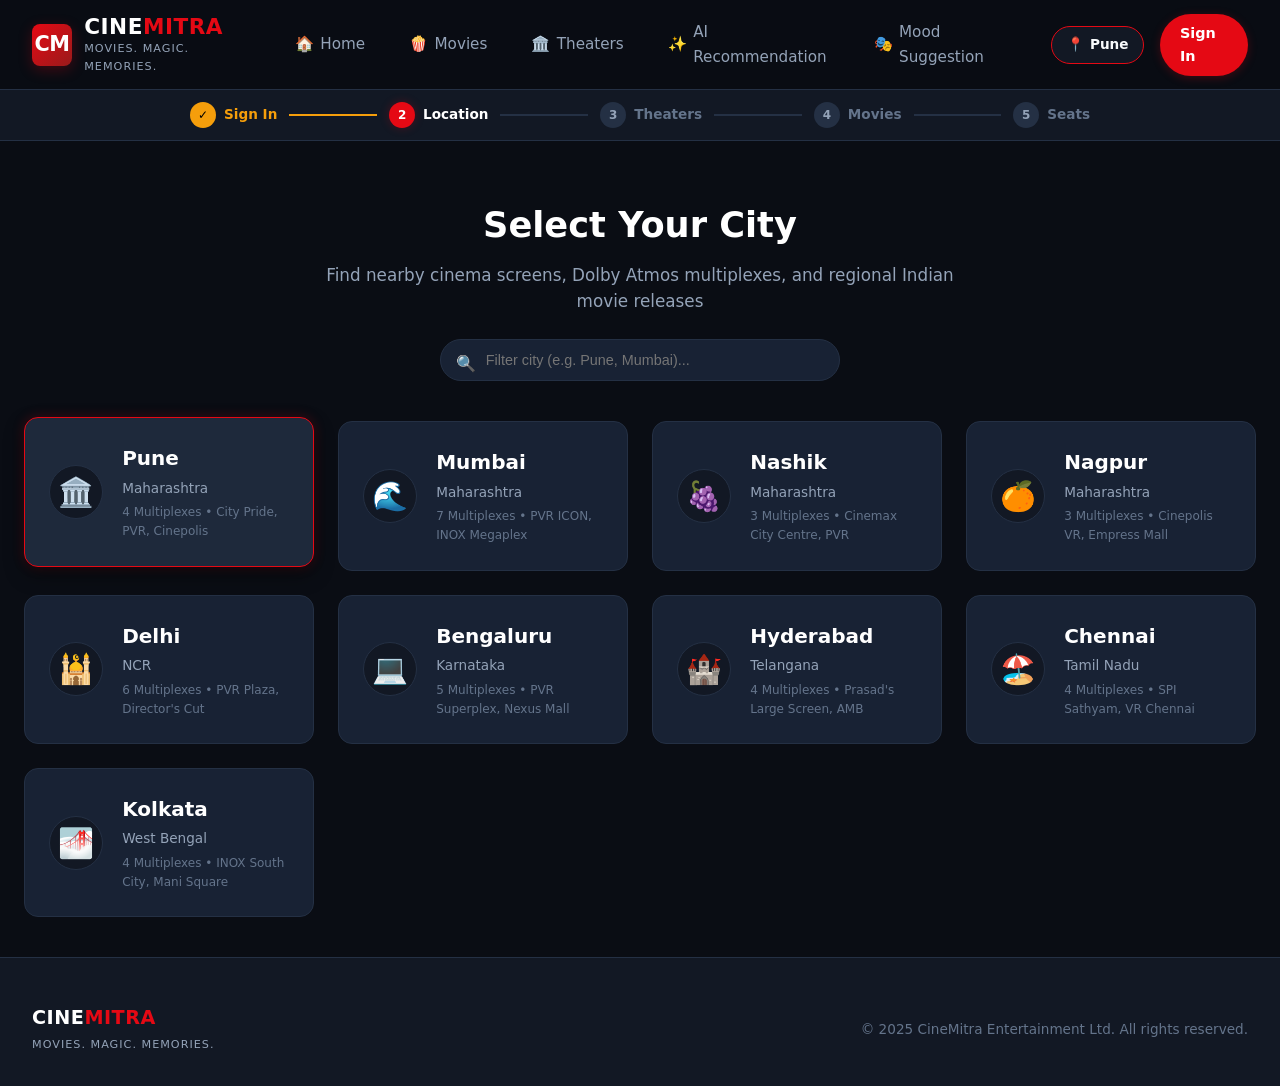
<file: templates/location.html>
<!DOCTYPE html>
<html lang="en">
<head>
  <meta charset="UTF-8">
  <meta name="viewport" content="width=device-width, initial-scale=1.0">
  <title>Select City – CineMitra</title>
  <link rel="stylesheet" href="/static/style.css">
  <link rel="icon" href="data:image/svg+xml,<svg xmlns='http://www.w3.org/2000/svg' viewBox='0 0 100 100'><text y='.9em' font-size='90'>🎬</text></svg>">
</head>
<body>

  <!-- Navigation Bar -->
  <nav class="navbar">
    <a href="index.html" class="brand-container">
      <div class="brand-logo">CM</div>
      <div class="brand-text">
        <span class="brand-title">CINE<span>MITRA</span></span>
        <span class="brand-tagline">Movies. Magic. Memories.</span>
      </div>
    </a>

    <ul class="nav-links">
      <li><a href="index.html" class="nav-link"><span>🏠</span> Home</a></li>
      <li><a href="movies.html" class="nav-link"><span>🍿</span> Movies</a></li>
      <li><a href="theaters.html" class="nav-link"><span>🏛️</span> Theaters</a></li>
      <li><a href="recommend.html" class="nav-link"><span>✨</span> AI Recommendation</a></li>
      <li><a href="mood.html" class="nav-link"><span>🎭</span> Mood Suggestion</a></li>
    </ul>

    <div class="nav-right">
      <span class="city-badge" style="border-color: var(--accent-red);">
        <span>📍</span> <span id="nav-current-city">Pune</span>
      </span>
      <a href="signin.html" id="nav-user-btn" class="btn-signin">
        <span>Sign In</span>
      </a>
    </div>
  </nav>

  <!-- Step Tracker (Step 2: Location) -->
  <div class="booking-steps-bar">
    <div class="steps-container">
      <a href="signin.html" class="step-item completed">
        <div class="step-circle">✓</div>
        <span>Sign In</span>
      </a>
      <div class="step-divider" style="background: var(--accent-gold);"></div>
      <div class="step-item active">
        <div class="step-circle">2</div>
        <span>Location</span>
      </div>
      <div class="step-divider"></div>
      <div class="step-item">
        <div class="step-circle">3</div>
        <span>Theaters</span>
      </div>
      <div class="step-divider"></div>
      <div class="step-item">
        <div class="step-circle">4</div>
        <span>Movies</span>
      </div>
      <div class="step-divider"></div>
      <div class="step-item">
        <div class="step-circle">5</div>
        <span>Seats</span>
      </div>
    </div>
  </div>

  <main class="main-content">
    
    <div style="text-align: center; max-width: 650px; margin: 1rem auto 2.5rem auto;">
      <h1 style="font-size: 2.2rem; color: #ffffff; margin-bottom: 0.5rem;">Select Your City</h1>
      <p style="color: var(--text-muted); font-size: 1.05rem;">
        Find nearby cinema screens, Dolby Atmos multiplexes, and regional Indian movie releases
      </p>

      <!-- City search input -->
      <div style="margin-top: 1.5rem; position: relative; max-width: 400px; margin-left: auto; margin-right: auto;">
        <span class="search-icon-nav" style="left: 1rem; top: 0.75rem;">🔍</span>
        <input 
          type="text" 
          id="city-search" 
          class="search-input-main" 
          style="width: 100%; padding: 0.75rem 1rem 0.75rem 2.8rem; border-radius: 9999px;" 
          placeholder="Filter city (e.g. Pune, Mumbai)..."
          oninput="filterCities()"
        >
      </div>
    </div>

    <!-- Cities Grid -->
    <div class="cities-grid" id="cities-container">
      <!-- Generated via JS for exact list: Pune, Mumbai, Nashik, Nagpur, Delhi, Bengaluru, Hyderabad, Chennai, Kolkata -->
    </div>

  </main>

  <footer class="footer">
    <div class="footer-inner">
      <div>
        <div class="brand-title" style="font-size: 1.2rem; margin-bottom: 0.4rem;">
          CINE<span style="color: var(--accent-red);">MITRA</span>
        </div>
        <p class="brand-tagline">Movies. Magic. Memories.</p>
      </div>
      <div class="footer-copy">
        &copy; 2025 CineMitra Entertainment Ltd. All rights reserved.
      </div>
    </div>
  </footer>

  <script src="/static/script.js"></script>
  <script>
    const CITIES = [
      { name: "Pune", icon: "🏛️", state: "Maharashtra", theaters: "4 Multiplexes • City Pride, PVR, Cinepolis" },
      { name: "Mumbai", icon: "🌊", state: "Maharashtra", theaters: "7 Multiplexes • PVR ICON, INOX Megaplex" },
      { name: "Nashik", icon: "🍇", state: "Maharashtra", theaters: "3 Multiplexes • Cinemax City Centre, PVR" },
      { name: "Nagpur", icon: "🍊", state: "Maharashtra", theaters: "3 Multiplexes • Cinepolis VR, Empress Mall" },
      { name: "Delhi", icon: "🕌", state: "NCR", theaters: "6 Multiplexes • PVR Plaza, Director's Cut" },
      { name: "Bengaluru", icon: "💻", state: "Karnataka", theaters: "5 Multiplexes • PVR Superplex, Nexus Mall" },
      { name: "Hyderabad", icon: "🏰", state: "Telangana", theaters: "4 Multiplexes • Prasad's Large Screen, AMB" },
      { name: "Chennai", icon: "🏖️", state: "Tamil Nadu", theaters: "4 Multiplexes • SPI Sathyam, VR Chennai" },
      { name: "Kolkata", icon: "🌁", state: "West Bengal", theaters: "4 Multiplexes • INOX South City, Mani Square" }
    ];

    function renderCities(cityList) {
      const container = document.getElementById('cities-container');
      const currentCity = CineMitra.getCity();

      if (cityList.length === 0) {
        container.innerHTML = `
          <div style="grid-column: 1/-1; text-align: center; padding: 3rem; color: var(--text-muted);">
            <p>No city found matching your search.</p>
          </div>
        `;
        return;
      }

      container.innerHTML = cityList.map(c => `
        <div class="city-card ${c.name === currentCity ? 'selected' : ''}" onclick="selectCity('${c.name}')">
          <div class="city-icon">${c.icon}</div>
          <div class="city-info">
            <h3>${c.name}</h3>
            <p>${c.state}</p>
            <div style="font-size: 0.75rem; color: var(--text-dim); margin-top: 4px;">${c.theaters}</div>
          </div>
        </div>
      `).join('');
    }

    function filterCities() {
      const query = document.getElementById('city-search').value.toLowerCase().trim();
      const filtered = CITIES.filter(c => c.name.toLowerCase().includes(query) || c.state.toLowerCase().includes(query));
      renderCities(filtered);
    }

    function selectCity(cityName) {
      CineMitra.setCity(cityName);
      CineMitra.toast(`Selected city: ${cityName}`);
      
      // Redirect to theaters.html as requested
      setTimeout(() => {
        window.location.href = "theaters.html";
      }, 400);
    }

    document.addEventListener('DOMContentLoaded', () => {
      renderCities(CITIES);
    });
  </script>
</body>
</html>
</file>
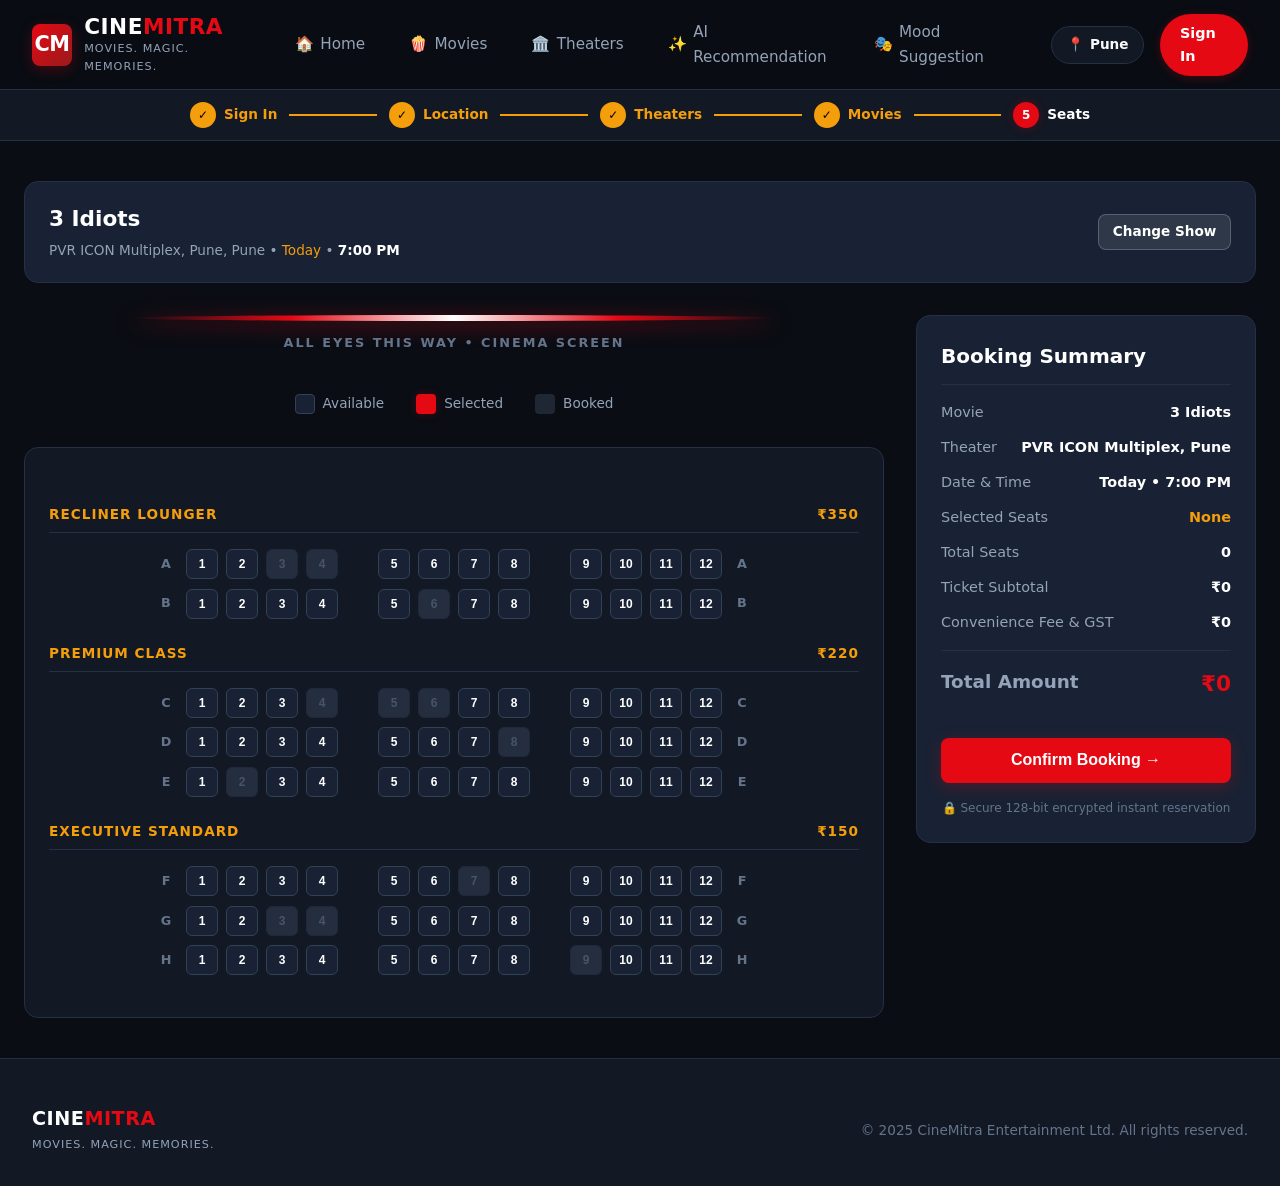
<file: templates/seats.html>
<!DOCTYPE html>
<html lang="en">
<head>
  <meta charset="UTF-8">
  <meta name="viewport" content="width=device-width, initial-scale=1.0">
  <title>Available Seats – CineMitra</title>
  <link rel="stylesheet" href="/static/style.css">
  <link rel="icon" href="data:image/svg+xml,<svg xmlns='http://www.w3.org/2000/svg' viewBox='0 0 100 100'><text y='.9em' font-size='90'>🎬</text></svg>">
</head>
<body>

  <!-- Navigation Bar -->
  <nav class="navbar">
    <a href="index.html" class="brand-container">
      <div class="brand-logo">CM</div>
      <div class="brand-text">
        <span class="brand-title">CINE<span>MITRA</span></span>
        <span class="brand-tagline">Movies. Magic. Memories.</span>
      </div>
    </a>

    <ul class="nav-links">
      <li><a href="index.html" class="nav-link"><span>🏠</span> Home</a></li>
      <li><a href="movies.html" class="nav-link"><span>🍿</span> Movies</a></li>
      <li><a href="theaters.html" class="nav-link"><span>🏛️</span> Theaters</a></li>
      <li><a href="recommend.html" class="nav-link"><span>✨</span> AI Recommendation</a></li>
      <li><a href="mood.html" class="nav-link"><span>🎭</span> Mood Suggestion</a></li>
    </ul>

    <div class="nav-right">
      <a href="location.html" class="city-badge" title="Change city">
        <span>📍</span> <span id="nav-current-city">Pune</span>
      </a>
      <a href="signin.html" id="nav-user-btn" class="btn-signin">
        <span>Sign In</span>
      </a>
    </div>
  </nav>

  <!-- Step Tracker (Step 5: Seats) -->
  <div class="booking-steps-bar">
    <div class="steps-container">
      <a href="signin.html" class="step-item completed">
        <div class="step-circle">✓</div>
        <span>Sign In</span>
      </a>
      <div class="step-divider" style="background: var(--accent-gold);"></div>
      <a href="location.html" class="step-item completed">
        <div class="step-circle">✓</div>
        <span>Location</span>
      </a>
      <div class="step-divider" style="background: var(--accent-gold);"></div>
      <a href="theaters.html" class="step-item completed">
        <div class="step-circle">✓</div>
        <span>Theaters</span>
      </a>
      <div class="step-divider" style="background: var(--accent-gold);"></div>
      <a href="movies.html" class="step-item completed">
        <div class="step-circle">✓</div>
        <span>Movies</span>
      </a>
      <div class="step-divider" style="background: var(--accent-gold);"></div>
      <div class="step-item active">
        <div class="step-circle">5</div>
        <span>Seats</span>
      </div>
    </div>
  </div>

  <main class="main-content">
    
    <!-- Active Booking Context Banner -->
    <div style="background: var(--bg-card); border: 1px solid var(--border-subtle); border-radius: var(--radius-md); padding: 1.25rem 1.5rem; margin-bottom: 2rem; display: flex; align-items: center; justify-content: space-between; flex-wrap: wrap; gap: 1rem;">
      <div>
        <h2 id="seat-movie-title" style="font-size: 1.35rem; color: #ffffff;">Movie Title</h2>
        <div style="font-size: 0.85rem; color: var(--text-muted); margin-top: 0.2rem;">
          <span id="seat-theater-info">PVR ICON, Pune</span> • 
          <span id="seat-date-info" style="color: var(--accent-gold);">Today</span> • 
          <span id="seat-time-info" style="color: #ffffff; font-weight: 700;">7:00 PM</span>
        </div>
      </div>
      <a href="shows.html" class="btn-secondary" style="font-size: 0.85rem; padding: 0.4rem 0.85rem;">
        Change Show
      </a>
    </div>

    <div class="seat-booking-container">
      
      <!-- Cinema Screen & Interactive Layout -->
      <div>
        
        <!-- Screen indicator -->
        <div class="screen-indicator-box">
          <div class="screen-curved-bar"></div>
          <div class="screen-label">All Eyes This Way • Cinema Screen</div>
        </div>

        <!-- Legend -->
        <div class="seat-legend">
          <div class="legend-item">
            <div class="seat-sample available"></div>
            <span>Available</span>
          </div>
          <div class="legend-item">
            <div class="seat-sample selected"></div>
            <span>Selected</span>
          </div>
          <div class="legend-item">
            <div class="seat-sample booked"></div>
            <span>Booked</span>
          </div>
        </div>

        <!-- Interactive Layout -->
        <div class="cinema-hall-layout" id="seat-grid-container">
          <!-- Populated by JavaScript with Recliner, Premium, Standard tiers -->
        </div>

      </div>

      <!-- Booking Summary Sidebar -->
      <aside class="booking-summary-sidebar">
        <h3 class="summary-title">Booking Summary</h3>

        <div class="summary-row">
          <span class="summary-label">Movie</span>
          <span class="summary-value" id="summary-movie-name">Loading...</span>
        </div>

        <div class="summary-row">
          <span class="summary-label">Theater</span>
          <span class="summary-value" id="summary-theater-name">Loading...</span>
        </div>

        <div class="summary-row">
          <span class="summary-label">Date & Time</span>
          <span class="summary-value" id="summary-datetime">Loading...</span>
        </div>

        <div class="summary-row">
          <span class="summary-label">Selected Seats</span>
          <span class="summary-value" id="summary-seat-list" style="color: var(--accent-gold); max-width: 160px; text-align: right;">None</span>
        </div>

        <div class="summary-row">
          <span class="summary-label">Total Seats</span>
          <span class="summary-value" id="summary-seat-count">0</span>
        </div>

        <div class="summary-row">
          <span class="summary-label">Ticket Subtotal</span>
          <span class="summary-value" id="summary-subtotal">₹0</span>
        </div>

        <div class="summary-row">
          <span class="summary-label">Convenience Fee & GST</span>
          <span class="summary-value" id="summary-fee">₹0</span>
        </div>

        <div class="summary-row summary-total">
          <span class="summary-label">Total Amount</span>
          <span class="summary-value" id="summary-total-price">₹0</span>
        </div>

        <button 
          id="btn-confirm-booking" 
          class="btn-primary" 
          style="width: 100%; justify-content: center; margin-top: 1.5rem; padding: 0.85rem;"
          onclick="handleConfirmBooking()"
          disabled
        >
          <span>Confirm Booking →</span>
        </button>

        <p style="font-size: 0.75rem; color: var(--text-dim); text-align: center; margin-top: 1rem;">
          🔒 Secure 128-bit encrypted instant reservation
        </p>
      </aside>

    </div>

  </main>

  <!-- Booking Confirmation Modal Dialog -->
  <div class="modal-overlay" id="booking-modal">
    <div class="modal-box">
      <button class="modal-close" onclick="closeBookingModal()">✕</button>

      <div style="text-align: center; margin-bottom: 1.5rem;">
        <div style="font-size: 3rem; margin-bottom: 0.5rem;">🎉</div>
        <h2 style="font-size: 1.6rem; color: #ffffff; margin-bottom: 0.2rem;">Booking Confirmed!</h2>
        <p style="color: #4ade80; font-weight: 600; font-size: 0.95rem;" id="modal-booking-id">Booking ID: CM-2025-XXXX</p>
      </div>

      <div style="background: var(--bg-secondary); border: 1px solid var(--border-subtle); border-radius: var(--radius-md); padding: 1.25rem; margin-bottom: 1.5rem;">
        <div class="summary-row">
          <span class="summary-label">Movie:</span>
          <span class="summary-value" id="modal-movie"></span>
        </div>
        <div class="summary-row">
          <span class="summary-label">Cinema:</span>
          <span class="summary-value" id="modal-theater"></span>
        </div>
        <div class="summary-row">
          <span class="summary-label">Showtime:</span>
          <span class="summary-value" id="modal-time"></span>
        </div>
        <div class="summary-row">
          <span class="summary-label">Reserved Seats:</span>
          <span class="summary-value" style="color: var(--accent-gold); font-weight: 800;" id="modal-seats"></span>
        </div>
        <div class="summary-row" style="border-top: 1px solid var(--border-subtle); padding-top: 0.5rem; margin-top: 0.5rem;">
          <span class="summary-label">Amount Paid:</span>
          <span class="summary-value" style="color: var(--accent-red); font-size: 1.15rem;" id="modal-amount"></span>
        </div>
      </div>

      <div style="display: flex; gap: 0.75rem;">
        <button class="btn-primary" style="flex: 1; justify-content: center;" onclick="printTicket()">
          <span>🖨️ Print Ticket</span>
        </button>
        <a href="index.html" class="btn-secondary" style="flex: 1; justify-content: center; text-decoration: none;">
          <span>Back to Home</span>
        </a>
      </div>
    </div>
  </div>

  <footer class="footer">
    <div class="footer-inner">
      <div>
        <div class="brand-title" style="font-size: 1.2rem; margin-bottom: 0.4rem;">
          CINE<span style="color: var(--accent-red);">MITRA</span>
        </div>
        <p class="brand-tagline">Movies. Magic. Memories.</p>
      </div>
      <div class="footer-copy">
        &copy; 2025 CineMitra Entertainment Ltd. All rights reserved.
      </div>
    </div>
  </footer>

  <script src="/static/script.js"></script>
  <script>
    // Seat Configuration
    const TIERS = [
      { name: "Recliner Lounger", price: 350, rows: ["A", "B"] },
      { name: "Premium Class", price: 220, rows: ["C", "D", "E"] },
      { name: "Executive Standard", price: 150, rows: ["F", "G", "H"] }
    ];

    // Some pre-booked seats to make cinema realistic
    const PRE_BOOKED_SEATS = new Set(["A3", "A4", "B6", "C4", "C5", "C6", "D8", "E2", "F7", "G3", "G4", "H9"]);

    let selectedSeatsMap = new Map(); // seatId -> price
    let currentShow = null;

    function initSeatsPage() {
      currentShow = CineMitra.getShow();
      const currentMovie = CineMitra.getMovie();
      const currentTheater = CineMitra.getTheater();

      const movieTitle = (currentShow && currentShow.movie && currentShow.movie['Movie Name']) || (currentMovie && currentMovie['Movie Name']) || "3 Idiots";
      const theaterName = (currentShow && currentShow.theater && currentShow.theater.name) || (currentTheater && currentTheater.name) || "PVR ICON";
      const theaterCity = (currentShow && currentShow.theater && currentShow.theater.city) || CineMitra.getCity();
      const showDate = (currentShow && currentShow.date) || "Today";
      const showTime = (currentShow && currentShow.time) || "7:00 PM";

      document.getElementById('seat-movie-title').textContent = movieTitle;
      document.getElementById('seat-theater-info').textContent = `${theaterName}, ${theaterCity}`;
      document.getElementById('seat-date-info').textContent = showDate;
      document.getElementById('seat-time-info').textContent = showTime;

      document.getElementById('summary-movie-name').textContent = movieTitle;
      document.getElementById('summary-theater-name').textContent = theaterName;
      document.getElementById('summary-datetime').textContent = `${showDate} • ${showTime}`;

      renderSeatGrid();
    }

    function renderSeatGrid() {
      const container = document.getElementById('seat-grid-container');
      let html = '';

      TIERS.forEach(tier => {
        html += `
          <div class="seat-tier-header">
            <span>${tier.name}</span>
            <span>₹${tier.price}</span>
          </div>
        `;

        tier.rows.forEach(rowLetter => {
          html += `<div class="seat-row"><div class="row-label">${rowLetter}</div>`;

          // 12 seats per row with aisle gap between 4 and 5, and 8 and 9
          for (let num = 1; num <= 12; num++) {
            const seatId = `${rowLetter}${num}`;
            const isBooked = PRE_BOOKED_SEATS.has(seatId);
            const isSelected = selectedSeatsMap.has(seatId);

            if (num === 5 || num === 9) {
              html += `<div class="seat-aisle-gap"></div>`;
            }

            if (isBooked) {
              html += `<button class="seat-btn booked" disabled title="Seat ${seatId} is already booked">${num}</button>`;
            } else {
              html += `
                <button 
                  id="seat-${seatId}" 
                  class="seat-btn ${isSelected ? 'selected' : ''}" 
                  onclick="toggleSeatSelection('${seatId}', ${tier.price})"
                  title="${rowLetter}${num} (₹${tier.price})"
                >
                  ${num}
                </button>
              `;
            }
          }

          html += `<div class="row-label">${rowLetter}</div></div>`;
        });
      });

      container.innerHTML = html;
    }

    function toggleSeatSelection(seatId, price) {
      const btn = document.getElementById(`seat-${seatId}`);
      if (!btn) return;

      if (selectedSeatsMap.has(seatId)) {
        selectedSeatsMap.delete(seatId);
        btn.classList.remove('selected');
      } else {
        // Max 10 seats per booking
        if (selectedSeatsMap.size >= 10) {
          CineMitra.toast("Maximum 10 seats allowed per booking transaction.");
          return;
        }
        selectedSeatsMap.set(seatId, price);
        btn.classList.add('selected');
      }

      updateSummary();
    }

    function updateSummary() {
      const seatList = Array.from(selectedSeatsMap.keys()).sort();
      const count = seatList.length;

      let subtotal = 0;
      selectedSeatsMap.forEach(price => { subtotal += price; });

      // Convenience fee ₹30 per seat + 18% GST on fee
      const fee = count > 0 ? Math.round(count * 35.4) : 0;
      const total = subtotal + fee;

      document.getElementById('summary-seat-list').textContent = count > 0 ? seatList.join(', ') : 'None';
      document.getElementById('summary-seat-count').textContent = count;
      document.getElementById('summary-subtotal').textContent = `₹${subtotal}`;
      document.getElementById('summary-fee').textContent = `₹${fee}`;
      document.getElementById('summary-total-price').textContent = `₹${total}`;

      const confirmBtn = document.getElementById('btn-confirm-booking');
      confirmBtn.disabled = count === 0;
      if (count > 0) {
        confirmBtn.style.opacity = '1';
        confirmBtn.style.cursor = 'pointer';
      } else {
        confirmBtn.style.opacity = '0.5';
        confirmBtn.style.cursor = 'not-allowed';
      }
    }

    async function handleConfirmBooking() {
      const seatList = Array.from(selectedSeatsMap.keys()).sort();
      if (seatList.length === 0) {
        CineMitra.toast("Please select at least one seat to book.");
        return;
      }

      const movieTitle = document.getElementById('summary-movie-name').textContent;
      const theaterName = document.getElementById('summary-theater-name').textContent;
      const showDateTime = document.getElementById('summary-datetime').textContent;
      const totalPrice = document.getElementById('summary-total-price').textContent;
      const user = CineMitra.getUser();

      const payload = {
        movie: movieTitle,
        theater: theaterName,
        city: CineMitra.getCity(),
        date: showDateTime.split('•')[0].trim(),
        time: showDateTime.split('•')[1] ? showDateTime.split('•')[1].trim() : '7:00 PM',
        seats: seatList,
        totalPrice: totalPrice,
        userEmail: user ? user.email : 'guest@cinemitra.in'
      };

      try {
        const res = await fetch('/api/booking', {
          method: 'POST',
          headers: { 'Content-Type': 'application/json' },
          body: JSON.stringify(payload)
        });
        const data = await res.json();

        if (data.success && data.booking) {
          // Show booking summary modal
          document.getElementById('modal-booking-id').textContent = `Booking ID: ${data.booking.bookingId}`;
          document.getElementById('modal-movie').textContent = data.booking.movie;
          document.getElementById('modal-theater').textContent = `${data.booking.theater} (${data.booking.city})`;
          document.getElementById('modal-time').textContent = `${data.booking.date} at ${data.booking.time}`;
          document.getElementById('modal-seats').textContent = `${data.booking.seats.join(', ')} (${data.booking.seatCount} Seats)`;
          document.getElementById('modal-amount').textContent = data.booking.totalPrice;

          document.getElementById('booking-modal').classList.add('active');

          // Mark selected seats as booked in current session
          seatList.forEach(s => PRE_BOOKED_SEATS.add(s));
          selectedSeatsMap.clear();
          renderSeatGrid();
          updateSummary();
        } else {
          CineMitra.toast(data.message || "Booking failed, please try again.");
        }
      } catch (err) {
        console.error("Booking error:", err);
        CineMitra.toast("Error connecting to booking service.");
      }
    }

    function closeBookingModal() {
      document.getElementById('booking-modal').classList.remove('active');
    }

    function printTicket() {
      window.print();
    }

    document.addEventListener('DOMContentLoaded', initSeatsPage);
  </script>
</body>
</html>
</file>
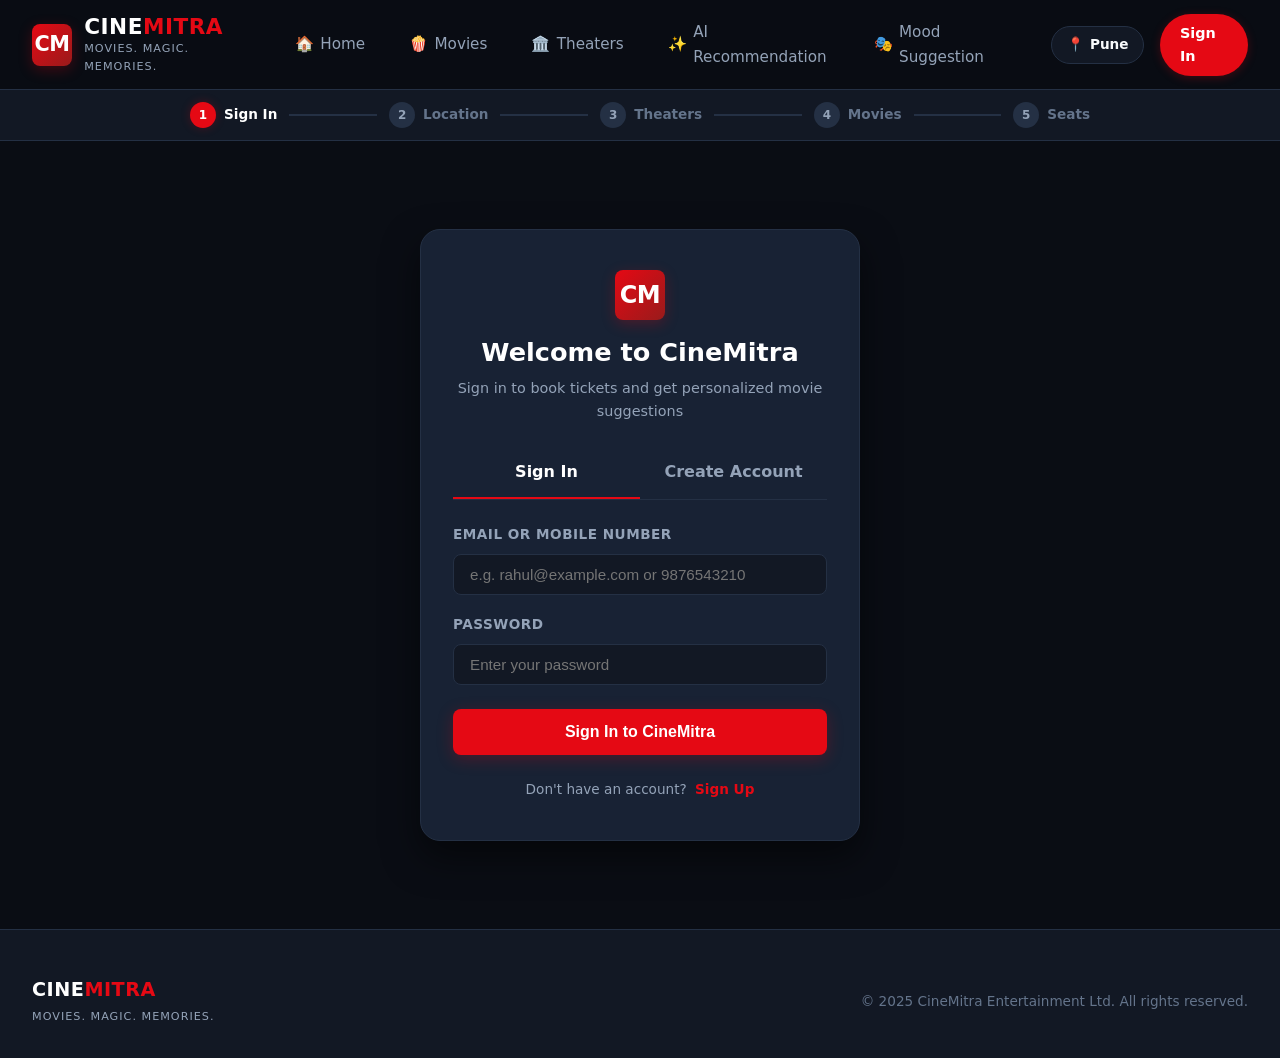
<file: templates/signin.html>
<!DOCTYPE html>
<html lang="en">
<head>
  <meta charset="UTF-8">
  <meta name="viewport" content="width=device-width, initial-scale=1.0">
  <title>Sign In – CineMitra</title>
  <link rel="stylesheet" href="/static/style.css">
  <link rel="icon" href="data:image/svg+xml,<svg xmlns='http://www.w3.org/2000/svg' viewBox='0 0 100 100'><text y='.9em' font-size='90'>🎬</text></svg>">
</head>
<body>

  <!-- Navigation Bar -->
  <nav class="navbar">
    <a href="index.html" class="brand-container">
      <div class="brand-logo">CM</div>
      <div class="brand-text">
        <span class="brand-title">CINE<span>MITRA</span></span>
        <span class="brand-tagline">Movies. Magic. Memories.</span>
      </div>
    </a>

    <ul class="nav-links">
      <li><a href="index.html" class="nav-link"><span>🏠</span> Home</a></li>
      <li><a href="movies.html" class="nav-link"><span>🍿</span> Movies</a></li>
      <li><a href="theaters.html" class="nav-link"><span>🏛️</span> Theaters</a></li>
      <li><a href="recommend.html" class="nav-link"><span>✨</span> AI Recommendation</a></li>
      <li><a href="mood.html" class="nav-link"><span>🎭</span> Mood Suggestion</a></li>
    </ul>

    <div class="nav-right">
      <a href="location.html" class="city-badge">
        <span>📍</span> <span id="nav-current-city">Pune</span>
      </a>
      <a href="signin.html" id="nav-user-btn" class="btn-signin">
        <span>Sign In</span>
      </a>
    </div>
  </nav>

  <!-- Step Tracker (Sign In is Step 1 of Booking flow) -->
  <div class="booking-steps-bar">
    <div class="steps-container">
      <div class="step-item active">
        <div class="step-circle">1</div>
        <span>Sign In</span>
      </div>
      <div class="step-divider"></div>
      <div class="step-item">
        <div class="step-circle">2</div>
        <span>Location</span>
      </div>
      <div class="step-divider"></div>
      <div class="step-item">
        <div class="step-circle">3</div>
        <span>Theaters</span>
      </div>
      <div class="step-divider"></div>
      <div class="step-item">
        <div class="step-circle">4</div>
        <span>Movies</span>
      </div>
      <div class="step-divider"></div>
      <div class="step-item">
        <div class="step-circle">5</div>
        <span>Seats</span>
      </div>
    </div>
  </div>

  <main class="main-content" style="display: flex; align-items: center; justify-content: center;">
    
    <div class="auth-wrapper">
      <div style="text-align: center; margin-bottom: 1.5rem;">
        <div class="brand-logo" style="margin: 0 auto 0.75rem auto; width: 50px; height: 50px; font-size: 1.5rem;">CM</div>
        <h2 style="font-size: 1.6rem; color: #ffffff; margin-bottom: 0.25rem;" id="auth-heading">Welcome to CineMitra</h2>
        <p style="color: var(--text-muted); font-size: 0.9rem;" id="auth-subheading">Sign in to book tickets and get personalized movie suggestions</p>
      </div>

      <!-- Auth Tabs: Sign In / Sign Up -->
      <div class="auth-tabs">
        <div class="auth-tab active" id="tab-signin" onclick="switchAuthTab('signin')">Sign In</div>
        <div class="auth-tab" id="tab-signup" onclick="switchAuthTab('signup')">Create Account</div>
      </div>

      <!-- Alert Message Box -->
      <div id="auth-alert" style="display: none; padding: 0.75rem 1rem; border-radius: 8px; margin-bottom: 1.25rem; font-size: 0.9rem;"></div>

      <!-- Sign In Form -->
      <form id="signin-form" onsubmit="handleAuthSubmit(event)">
        
        <div class="form-field" id="name-field-container" style="display: none; margin-bottom: 1.2rem;">
          <label for="auth-name">Full Name</label>
          <input type="text" id="auth-name" placeholder="Enter your full name">
        </div>

        <div class="form-field" style="margin-bottom: 1.2rem;">
          <label for="auth-identifier">Email or Mobile Number</label>
          <input type="text" id="auth-identifier" placeholder="e.g. rahul@example.com or 9876543210" required>
        </div>

        <div class="form-field" style="margin-bottom: 1.5rem;">
          <label for="auth-password">Password</label>
          <input type="password" id="auth-password" placeholder="Enter your password" required minlength="4">
        </div>

        <button type="submit" class="btn-primary" style="width: 100%; justify-content: center; padding: 0.85rem;" id="auth-submit-btn">
          <span>Sign In to CineMitra</span>
        </button>

        <div style="margin-top: 1.5rem; text-align: center; font-size: 0.85rem; color: var(--text-muted);">
          <span id="auth-toggle-prompt">Don't have an account?</span>
          <a href="javascript:void(0)" onclick="toggleAuthMode()" style="color: var(--accent-red); font-weight: 600; text-decoration: none; margin-left: 4px;" id="auth-toggle-link">Sign Up</a>
        </div>
      </form>
    </div>

  </main>

  <footer class="footer">
    <div class="footer-inner">
      <div>
        <div class="brand-title" style="font-size: 1.2rem; margin-bottom: 0.4rem;">
          CINE<span style="color: var(--accent-red);">MITRA</span>
        </div>
        <p class="brand-tagline">Movies. Magic. Memories.</p>
      </div>
      <div class="footer-copy">
        &copy; 2025 CineMitra Entertainment Ltd. All rights reserved.
      </div>
    </div>
  </footer>

  <script src="/static/script.js"></script>
  
<script>
  let currentAuthMode = 'signin';

  function switchAuthTab(mode) {
    currentAuthMode = mode;

    const tabSignIn = document.getElementById('tab-signin');
    const tabSignUp = document.getElementById('tab-signup');
    const nameContainer = document.getElementById('name-field-container');
    const nameInput = document.getElementById('auth-name');
    const submitBtn = document.getElementById('auth-submit-btn');
    const heading = document.getElementById('auth-heading');
    const subheading = document.getElementById('auth-subheading');
    const togglePrompt = document.getElementById('auth-toggle-prompt');
    const toggleLink = document.getElementById('auth-toggle-link');

    document.getElementById('auth-alert').style.display = 'none';

    if (mode === 'signin') {
      tabSignIn.classList.add('active');
      tabSignUp.classList.remove('active');
      nameContainer.style.display = 'none';
      nameInput.required = false;

      submitBtn.innerHTML = '<span>Sign In to CineMitra</span>';
      heading.textContent = 'Welcome Back';
      subheading.textContent =
        'Sign in to access your bookings and favorite Indian cinema';
      togglePrompt.textContent = "Don't have an account?";
      toggleLink.textContent = 'Sign Up';
    } else {
      tabSignUp.classList.add('active');
      tabSignIn.classList.remove('active');
      nameContainer.style.display = 'flex';
      nameInput.required = true;

      submitBtn.innerHTML = '<span>Create CineMitra Account</span>';
      heading.textContent = 'Join CineMitra';
      subheading.textContent =
        'Unlock personalized AI movie recommendations & booking';
      togglePrompt.textContent = 'Already have an account?';
      toggleLink.textContent = 'Sign In';
    }
  }

  function toggleAuthMode() {
    switchAuthTab(currentAuthMode === 'signin' ? 'signup' : 'signin');
  }

  async function handleAuthSubmit(event) {
    event.preventDefault();

    const identifier =
      document.getElementById('auth-identifier').value.trim();
    const password =
      document.getElementById('auth-password').value;
    const name =
      document.getElementById('auth-name').value.trim();
    const submitBtn = document.getElementById('auth-submit-btn');

    const isEmail =
      /^[^\s@]+@[^\s@]+\.[^\s@]+$/.test(identifier);
    const isMobile = /^\d{10}$/.test(identifier);

    if (!isEmail && !isMobile) {
      showAlert(
        'Enter a valid email address or 10-digit mobile number.',
        'error'
      );
      return;
    }

    if (currentAuthMode === 'signup' && !name) {
      showAlert('Please enter your full name.', 'error');
      return;
    }

    if (password.length < 8) {
      showAlert('Password must be at least 8 characters long.', 'error');
      return;
    }

    const originalButtonText = submitBtn.innerHTML;
    submitBtn.disabled = true;
    submitBtn.innerHTML = '<span>Please wait...</span>';

    try {
      const endpoint = currentAuthMode === 'signup'
        ? '/api/auth/signup'
        : '/api/auth/signin';

      const response = await fetch(endpoint, {
        method: 'POST',
        headers: {
          'Content-Type': 'application/json'
        },
        credentials: 'same-origin',
        body: JSON.stringify({
          name: name,
          identifier: identifier,
          password: password
        })
      });

      const data = await response.json();

      if (!response.ok) {
        showAlert(
          data.message || data.error || 'Authentication failed. Please try again.',
          'error'
        );
        return;
      }

      const displayName =
        data.name || name || (isEmail ? identifier.split('@')[0] : 'User');

      showAlert(
        currentAuthMode === 'signup'
          ? `Account created successfully, ${displayName}!`
          : `Welcome back, ${displayName}!`,
        'success'
      );

      // Flask session cookie is handled by the browser.
      setTimeout(() => {
        window.location.href = '/location.html';
      }, 1000);

    } catch (error) {
      console.error('Authentication error:', error);
      showAlert(
        'Could not connect to CineMitra server. Make sure app.py is running.',
        'error'
      );
    } finally {
      submitBtn.disabled = false;
      submitBtn.innerHTML = originalButtonText;
    }
  }

  function showAlert(message, type) {
    const alertBox = document.getElementById('auth-alert');

    alertBox.textContent = message;
    alertBox.style.display = 'block';

    if (type === 'success') {
      alertBox.style.background = 'rgba(34, 197, 94, 0.15)';
      alertBox.style.border = '1px solid rgba(34, 197, 94, 0.4)';
      alertBox.style.color = '#4ade80';
    } else {
      alertBox.style.background = 'rgba(239, 68, 68, 0.15)';
      alertBox.style.border = '1px solid rgba(239, 68, 68, 0.4)';
      alertBox.style.color = '#f87171';
    }
  }
</script>
</body>
</html>
</file>
<file: static/style.css>
/* ==========================================================================
   CineMitra - Movies. Magic. Memories.
   Cinematic Dark Theme with Red Accents & Polished Indian Cinema Design
   ========================================================================== */

:root {
  --bg-primary: #0a0d14;
  --bg-secondary: #121824;
  --bg-card: #182234;
  --bg-card-hover: #1e293b;
  --accent-red: #e50914;
  --accent-red-hover: #f40612;
  --accent-glow: rgba(229, 9, 20, 0.25);
  --accent-gold: #f59e0b;
  --text-main: #f8fafc;
  --text-muted: #94a3b8;
  --text-dim: #64748b;
  --border-subtle: #243044;
  --border-highlight: #334155;
  --radius-sm: 8px;
  --radius-md: 14px;
  --radius-lg: 20px;
  --font-family: system-ui, -apple-system, BlinkMacSystemFont, "Segoe UI", Roboto, Oxygen, Ubuntu, Cantarell, sans-serif;
  --transition-fast: 0.2s cubic-bezier(0.4, 0, 0.2, 1);
  --transition-smooth: 0.3s cubic-bezier(0.4, 0, 0.2, 1);
}

* {
  box-sizing: border-box;
  margin: 0;
  padding: 0;
}

body {
  background-color: var(--bg-primary);
  color: var(--text-main);
  font-family: var(--font-family);
  line-height: 1.6;
  min-height: 100vh;
  display: flex;
  flex-direction: column;
  overflow-x: hidden;
}

/* -------------------------------------------------------------
   Navigation Bar
   ------------------------------------------------------------- */
.navbar {
  position: sticky;
  top: 0;
  z-index: 100;
  background-color: rgba(10, 13, 20, 0.95);
  backdrop-filter: blur(12px);
  border-bottom: 1px solid var(--border-subtle);
  padding: 0.85rem 2rem;
  display: flex;
  align-items: center;
  justify-content: space-between;
  gap: 1.5rem;
}

.brand-container {
  display: flex;
  align-items: center;
  gap: 0.75rem;
  text-decoration: none;
  color: inherit;
}

.brand-logo {
  display: flex;
  align-items: center;
  justify-content: center;
  width: 42px;
  height: 42px;
  border-radius: var(--radius-sm);
  background: linear-gradient(135deg, #e50914, #991b1b);
  box-shadow: 0 4px 14px var(--accent-glow);
  color: #ffffff;
  font-weight: 800;
  font-size: 1.3rem;
  letter-spacing: -0.5px;
}

.brand-text {
  display: flex;
  flex-direction: column;
}

.brand-title {
  font-size: 1.35rem;
  font-weight: 800;
  letter-spacing: 0.5px;
  color: #ffffff;
  line-height: 1.2;
}

.brand-title span {
  color: var(--accent-red);
}

.brand-tagline {
  font-size: 0.7rem;
  letter-spacing: 1px;
  text-transform: uppercase;
  color: var(--text-muted);
  font-weight: 500;
}

.nav-links {
  display: flex;
  align-items: center;
  gap: 1.25rem;
  list-style: none;
}

.nav-link {
  color: var(--text-muted);
  text-decoration: none;
  font-size: 0.95rem;
  font-weight: 500;
  padding: 0.4rem 0.75rem;
  border-radius: var(--radius-sm);
  transition: all var(--transition-fast);
  display: flex;
  align-items: center;
  gap: 0.4rem;
}

.nav-link:hover, .nav-link.active {
  color: #ffffff;
  background-color: var(--border-subtle);
}

.nav-link.accent-pill {
  background: rgba(229, 9, 20, 0.12);
  color: #ff6b72;
  border: 1px solid rgba(229, 9, 20, 0.35);
}

.nav-link.accent-pill:hover {
  background: var(--accent-red);
  color: #ffffff;
}

.nav-right {
  display: flex;
  align-items: center;
  gap: 1rem;
}

.search-box-header {
  position: relative;
  display: flex;
  align-items: center;
}

.search-box-header input {
  background-color: var(--bg-secondary);
  border: 1px solid var(--border-subtle);
  border-radius: 9999px;
  padding: 0.5rem 1rem 0.5rem 2.2rem;
  color: #ffffff;
  font-size: 0.9rem;
  width: 220px;
  transition: all var(--transition-fast);
  outline: none;
}

.search-box-header input:focus {
  border-color: var(--accent-red);
  width: 280px;
  box-shadow: 0 0 12px var(--accent-glow);
}

.search-icon-nav {
  position: absolute;
  left: 0.8rem;
  color: var(--text-dim);
  pointer-events: none;
}

.city-badge {
  display: flex;
  align-items: center;
  gap: 0.4rem;
  background: var(--bg-secondary);
  border: 1px solid var(--border-subtle);
  padding: 0.45rem 0.9rem;
  border-radius: 9999px;
  color: var(--text-main);
  text-decoration: none;
  font-size: 0.85rem;
  font-weight: 600;
  transition: border-color var(--transition-fast);
}

.city-badge:hover {
  border-color: var(--accent-red);
}

.btn-signin {
  background-color: var(--accent-red);
  color: #ffffff;
  text-decoration: none;
  padding: 0.5rem 1.25rem;
  border-radius: 9999px;
  font-size: 0.9rem;
  font-weight: 600;
  transition: all var(--transition-fast);
  box-shadow: 0 2px 10px var(--accent-glow);
  display: inline-flex;
  align-items: center;
  gap: 0.4rem;
  border: none;
  cursor: pointer;
}

.btn-signin:hover {
  background-color: var(--accent-red-hover);
  transform: translateY(-1px);
}

/* -------------------------------------------------------------
   Step Tracker / Breadcrumb for Booking Flow
   ------------------------------------------------------------- */
.booking-steps-bar {
  background-color: var(--bg-secondary);
  border-bottom: 1px solid var(--border-subtle);
  padding: 0.75rem 1rem;
}

.steps-container {
  max-width: 900px;
  margin: 0 auto;
  display: flex;
  align-items: center;
  justify-content: space-between;
  position: relative;
}

.step-item {
  display: flex;
  align-items: center;
  gap: 0.5rem;
  font-size: 0.85rem;
  font-weight: 600;
  color: var(--text-dim);
  text-decoration: none;
}

.step-circle {
  width: 26px;
  height: 26px;
  border-radius: 50%;
  background: var(--border-subtle);
  color: var(--text-muted);
  display: flex;
  align-items: center;
  justify-content: center;
  font-size: 0.75rem;
}

.step-item.active {
  color: #ffffff;
}

.step-item.active .step-circle {
  background: var(--accent-red);
  color: #ffffff;
  box-shadow: 0 0 10px var(--accent-glow);
}

.step-item.completed {
  color: var(--accent-gold);
}

.step-item.completed .step-circle {
  background: var(--accent-gold);
  color: #000000;
}

.step-divider {
  flex: 1;
  height: 2px;
  background: var(--border-subtle);
  margin: 0 0.75rem;
}

/* -------------------------------------------------------------
   Hero Section
   ------------------------------------------------------------- */
.hero-section {
  position: relative;
  min-height: 480px;
  background: linear-gradient(180deg, rgba(10, 13, 20, 0.3) 0%, rgba(10, 13, 20, 0.95) 100%),
              url('https://images.unsplash.com/photo-1536440136628-849c177e76a1?w=1600&auto=format&fit=crop&q=80') center/cover no-repeat;
  display: flex;
  align-items: center;
  padding: 3rem 2rem;
  border-bottom: 1px solid var(--border-subtle);
}

.hero-content {
  max-width: 1200px;
  margin: 0 auto;
  width: 100%;
}

.hero-badge {
  display: inline-flex;
  align-items: center;
  gap: 0.4rem;
  background: rgba(229, 9, 20, 0.2);
  border: 1px solid rgba(229, 9, 20, 0.4);
  color: #ff8085;
  font-size: 0.8rem;
  font-weight: 700;
  text-transform: uppercase;
  letter-spacing: 1px;
  padding: 0.3rem 0.8rem;
  border-radius: 9999px;
  margin-bottom: 1rem;
}

.hero-title {
  font-size: 3rem;
  font-weight: 800;
  line-height: 1.15;
  margin-bottom: 0.8rem;
  max-width: 800px;
  text-shadow: 0 4px 18px rgba(0, 0, 0, 0.8);
}

.hero-meta {
  display: flex;
  align-items: center;
  gap: 1rem;
  font-size: 1rem;
  color: var(--text-muted);
  margin-bottom: 1.2rem;
  flex-wrap: wrap;
}

.hero-meta span {
  display: flex;
  align-items: center;
  gap: 0.3rem;
}

.badge-rating {
  background: #f59e0b;
  color: #000000;
  font-weight: 800;
  padding: 0.2rem 0.6rem;
  border-radius: var(--radius-sm);
  font-size: 0.85rem;
}

.hero-desc {
  font-size: 1.1rem;
  color: #cbd5e1;
  max-width: 650px;
  margin-bottom: 2rem;
  line-height: 1.6;
}

.hero-actions {
  display: flex;
  align-items: center;
  gap: 1rem;
  flex-wrap: wrap;
}

.btn-primary {
  background: var(--accent-red);
  color: #ffffff;
  padding: 0.8rem 1.8rem;
  border-radius: var(--radius-sm);
  font-weight: 700;
  font-size: 1rem;
  text-decoration: none;
  display: inline-flex;
  align-items: center;
  gap: 0.5rem;
  border: none;
  cursor: pointer;
  box-shadow: 0 4px 16px var(--accent-glow);
  transition: all var(--transition-fast);
}

.btn-primary:hover {
  background: var(--accent-red-hover);
  transform: translateY(-2px);
  box-shadow: 0 6px 22px rgba(229, 9, 20, 0.4);
}

.btn-secondary {
  background: rgba(255, 255, 255, 0.1);
  border: 1px solid rgba(255, 255, 255, 0.2);
  color: #ffffff;
  padding: 0.8rem 1.6rem;
  border-radius: var(--radius-sm);
  font-weight: 600;
  font-size: 1rem;
  text-decoration: none;
  display: inline-flex;
  align-items: center;
  gap: 0.5rem;
  cursor: pointer;
  transition: all var(--transition-fast);
}

.btn-secondary:hover {
  background: rgba(255, 255, 255, 0.2);
  transform: translateY(-2px);
}

/* -------------------------------------------------------------
   Main Container & Grid Layouts
   ------------------------------------------------------------- */
.main-content {
  max-width: 1280px;
  margin: 0 auto;
  padding: 2.5rem 1.5rem;
  width: 100%;
  flex: 1;
}

.section-header {
  display: flex;
  align-items: flex-end;
  justify-content: space-between;
  margin-bottom: 1.75rem;
  gap: 1rem;
  flex-wrap: wrap;
}

.section-title {
  font-size: 1.75rem;
  font-weight: 800;
  color: #ffffff;
  display: flex;
  align-items: center;
  gap: 0.6rem;
}

.section-title span.accent-bar {
  display: inline-block;
  width: 6px;
  height: 24px;
  background: var(--accent-red);
  border-radius: 3px;
}

.section-subtitle {
  color: var(--text-muted);
  font-size: 0.95rem;
  margin-top: 0.25rem;
}

/* Filter Controls Bar */
.filter-bar {
  background: var(--bg-secondary);
  border: 1px solid var(--border-subtle);
  border-radius: var(--radius-md);
  padding: 1rem 1.25rem;
  margin-bottom: 2rem;
  display: flex;
  align-items: center;
  justify-content: space-between;
  gap: 1rem;
  flex-wrap: wrap;
}

.filter-group {
  display: flex;
  align-items: center;
  gap: 0.75rem;
  flex-wrap: wrap;
}

.filter-label {
  font-size: 0.85rem;
  font-weight: 600;
  color: var(--text-muted);
  text-transform: uppercase;
  letter-spacing: 0.5px;
}

.filter-select {
  background: var(--bg-card);
  border: 1px solid var(--border-subtle);
  color: #ffffff;
  padding: 0.5rem 0.85rem;
  border-radius: var(--radius-sm);
  font-size: 0.9rem;
  outline: none;
  cursor: pointer;
  transition: border-color var(--transition-fast);
}

.filter-select:focus {
  border-color: var(--accent-red);
}

.search-input-main {
  background: var(--bg-card);
  border: 1px solid var(--border-subtle);
  color: #ffffff;
  padding: 0.55rem 1rem 0.55rem 2.2rem;
  border-radius: var(--radius-sm);
  font-size: 0.9rem;
  outline: none;
  min-width: 240px;
}

.search-input-main:focus {
  border-color: var(--accent-red);
}

/* -------------------------------------------------------------
   Movie Cards Grid
   ------------------------------------------------------------- */
.movies-grid {
  display: grid;
  grid-template-columns: repeat(auto-fill, minmax(220px, 1fr));
  gap: 1.5rem;
  margin-bottom: 3rem;
}

.movie-card {
  background: var(--bg-card);
  border: 1px solid var(--border-subtle);
  border-radius: var(--radius-md);
  overflow: hidden;
  display: flex;
  flex-direction: column;
  transition: all var(--transition-smooth);
  position: relative;
  box-shadow: 0 4px 14px rgba(0, 0, 0, 0.4);
}

.movie-card:hover {
  transform: translateY(-6px);
  border-color: var(--border-highlight);
  box-shadow: 0 12px 28px rgba(0, 0, 0, 0.6), 0 0 16px rgba(229, 9, 20, 0.15);
}

.poster-wrapper {
  position: relative;
  aspect-ratio: 2 / 3;
  overflow: hidden;
  background: #111827;
}

.poster-img {
  width: 100%;
  height: 100%;
  object-fit: cover;
  transition: transform 0.5s ease;
}

.movie-card:hover .poster-img {
  transform: scale(1.05);
}

/* Poster Fallback Cinema Art */
.poster-fallback {
  width: 100%;
  height: 100%;
  background: linear-gradient(145deg, #1e293b, #0f172a);
  display: flex;
  flex-direction: column;
  justify-content: space-between;
  padding: 1.25rem;
  border-bottom: 2px solid var(--accent-red);
  color: #ffffff;
}

.poster-fallback-top {
  display: flex;
  justify-content: space-between;
  align-items: center;
}

.poster-fallback-reel {
  font-size: 2rem;
  opacity: 0.3;
}

.poster-fallback-title {
  font-size: 1.25rem;
  font-weight: 800;
  line-height: 1.2;
  color: #ffffff;
  text-shadow: 0 2px 6px rgba(0, 0, 0, 0.8);
}

.badge-overlay-rating {
  position: absolute;
  top: 0.75rem;
  right: 0.75rem;
  background: rgba(0, 0, 0, 0.8);
  backdrop-filter: blur(4px);
  border: 1px solid rgba(245, 158, 11, 0.4);
  color: #fbbf24;
  padding: 0.25rem 0.55rem;
  border-radius: var(--radius-sm);
  font-size: 0.8rem;
  font-weight: 700;
  display: flex;
  align-items: center;
  gap: 0.25rem;
}

.badge-overlay-lang {
  position: absolute;
  top: 0.75rem;
  left: 0.75rem;
  background: rgba(229, 9, 20, 0.85);
  color: #ffffff;
  padding: 0.2rem 0.5rem;
  border-radius: 4px;
  font-size: 0.75rem;
  font-weight: 700;
  text-transform: uppercase;
  letter-spacing: 0.5px;
}

.movie-card-body {
  padding: 1.1rem;
  display: flex;
  flex-direction: column;
  flex: 1;
}

.movie-title {
  font-size: 1.1rem;
  font-weight: 700;
  color: #ffffff;
  margin-bottom: 0.3rem;
  line-height: 1.3;
  white-space: nowrap;
  overflow: hidden;
  text-overflow: ellipsis;
}

.movie-meta-line {
  display: flex;
  align-items: center;
  justify-content: space-between;
  font-size: 0.85rem;
  color: var(--text-muted);
  margin-bottom: 0.5rem;
}

.movie-genre {
  font-size: 0.8rem;
  color: var(--text-dim);
  margin-bottom: 1rem;
  white-space: nowrap;
  overflow: hidden;
  text-overflow: ellipsis;
}

.movie-card-footer {
  margin-top: auto;
}

.btn-book-card {
  width: 100%;
  background: var(--accent-red);
  color: #ffffff;
  border: none;
  border-radius: var(--radius-sm);
  padding: 0.6rem 0.8rem;
  font-size: 0.9rem;
  font-weight: 700;
  cursor: pointer;
  transition: all var(--transition-fast);
  text-align: center;
  text-decoration: none;
  display: block;
}

.btn-book-card:hover {
  background: var(--accent-red-hover);
  box-shadow: 0 4px 12px var(--accent-glow);
}

/* -------------------------------------------------------------
   City Selection Cards (location.html)
   ------------------------------------------------------------- */
.cities-grid {
  display: grid;
  grid-template-columns: repeat(auto-fill, minmax(260px, 1fr));
  gap: 1.5rem;
  margin-top: 2rem;
}

.city-card {
  background: var(--bg-card);
  border: 1px solid var(--border-subtle);
  border-radius: var(--radius-md);
  padding: 1.5rem;
  cursor: pointer;
  transition: all var(--transition-smooth);
  display: flex;
  align-items: center;
  gap: 1.2rem;
  text-decoration: none;
  color: inherit;
}

.city-card:hover, .city-card.selected {
  border-color: var(--accent-red);
  background: var(--bg-card-hover);
  transform: translateY(-4px);
  box-shadow: 0 8px 20px rgba(0, 0, 0, 0.4), 0 0 12px var(--accent-glow);
}

.city-icon {
  width: 54px;
  height: 54px;
  background: var(--bg-secondary);
  border: 1px solid var(--border-subtle);
  border-radius: 50%;
  display: flex;
  align-items: center;
  justify-content: center;
  font-size: 1.8rem;
  flex-shrink: 0;
}

.city-info h3 {
  font-size: 1.25rem;
  font-weight: 700;
  color: #ffffff;
  margin-bottom: 0.2rem;
}

.city-info p {
  font-size: 0.85rem;
  color: var(--text-muted);
}

/* -------------------------------------------------------------
   Theater Cards (theaters.html)
   ------------------------------------------------------------- */
.theaters-list {
  display: flex;
  flex-direction: column;
  gap: 1.25rem;
  margin-top: 1.5rem;
}

.theater-card {
  background: var(--bg-card);
  border: 1px solid var(--border-subtle);
  border-radius: var(--radius-md);
  padding: 1.5rem;
  display: flex;
  align-items: center;
  justify-content: space-between;
  gap: 1.5rem;
  transition: all var(--transition-smooth);
}

.theater-card:hover {
  border-color: var(--border-highlight);
  background: var(--bg-card-hover);
  box-shadow: 0 6px 18px rgba(0, 0, 0, 0.4);
}

.theater-details {
  flex: 1;
}

.theater-name {
  font-size: 1.35rem;
  font-weight: 700;
  color: #ffffff;
  margin-bottom: 0.35rem;
}

.theater-location {
  font-size: 0.9rem;
  color: var(--text-muted);
  display: flex;
  align-items: center;
  gap: 0.4rem;
  margin-bottom: 0.75rem;
}

.theater-tags {
  display: flex;
  align-items: center;
  gap: 0.5rem;
  flex-wrap: wrap;
}

.tag-badge {
  background: var(--bg-secondary);
  border: 1px solid var(--border-subtle);
  color: var(--text-muted);
  font-size: 0.75rem;
  font-weight: 600;
  padding: 0.2rem 0.6rem;
  border-radius: 4px;
}

.theater-timings-preview {
  display: flex;
  gap: 0.5rem;
  margin-top: 0.85rem;
  flex-wrap: wrap;
}

.timing-chip-sm {
  background: rgba(255, 255, 255, 0.05);
  border: 1px solid var(--border-subtle);
  color: #ffffff;
  padding: 0.25rem 0.6rem;
  border-radius: 4px;
  font-size: 0.8rem;
  font-weight: 600;
}

/* -------------------------------------------------------------
   Shows & Timings (shows.html)
   ------------------------------------------------------------- */
.showtime-date-picker {
  display: flex;
  gap: 0.75rem;
  margin-bottom: 2rem;
  overflow-x: auto;
  padding-bottom: 0.5rem;
}

.date-btn {
  background: var(--bg-card);
  border: 1px solid var(--border-subtle);
  border-radius: var(--radius-sm);
  padding: 0.75rem 1.25rem;
  color: var(--text-muted);
  cursor: pointer;
  display: flex;
  flex-direction: column;
  align-items: center;
  gap: 0.2rem;
  min-width: 90px;
  transition: all var(--transition-fast);
}

.date-btn.active, .date-btn:hover {
  background: var(--accent-red);
  border-color: var(--accent-red);
  color: #ffffff;
}

.date-btn .day-label {
  font-size: 0.75rem;
  text-transform: uppercase;
}

.date-btn .day-num {
  font-size: 1.25rem;
  font-weight: 800;
}

.shows-grid {
  display: grid;
  grid-template-columns: repeat(auto-fill, minmax(180px, 1fr));
  gap: 1.25rem;
  margin-top: 1.5rem;
}

.show-timing-card {
  background: var(--bg-card);
  border: 1px solid var(--border-subtle);
  border-radius: var(--radius-sm);
  padding: 1.25rem;
  text-align: center;
  cursor: pointer;
  transition: all var(--transition-smooth);
}

.show-timing-card:hover, .show-timing-card.selected {
  border-color: var(--accent-red);
  background: rgba(229, 9, 20, 0.1);
  transform: translateY(-3px);
  box-shadow: 0 4px 12px var(--accent-glow);
}

.show-time {
  font-size: 1.3rem;
  font-weight: 800;
  color: #ffffff;
  margin-bottom: 0.3rem;
}

.show-type {
  font-size: 0.8rem;
  color: var(--accent-gold);
  font-weight: 600;
}

.show-status {
  font-size: 0.75rem;
  color: #22c55e;
  margin-top: 0.4rem;
}

/* -------------------------------------------------------------
   Interactive Cinema Seats (seats.html)
   ------------------------------------------------------------- */
.seat-booking-container {
  display: grid;
  grid-template-columns: 1fr 340px;
  gap: 2rem;
  align-items: start;
}

.screen-indicator-box {
  text-align: center;
  margin-bottom: 2.5rem;
}

.screen-curved-bar {
  height: 6px;
  background: linear-gradient(90deg, transparent, #e50914, #ffffff, #e50914, transparent);
  border-radius: 50%;
  box-shadow: 0 4px 20px rgba(229, 9, 20, 0.6);
  margin: 0 auto 0.75rem auto;
  max-width: 650px;
}

.screen-label {
  font-size: 0.8rem;
  letter-spacing: 2px;
  text-transform: uppercase;
  color: var(--text-dim);
  font-weight: 700;
}

.seat-legend {
  display: flex;
  align-items: center;
  justify-content: center;
  gap: 2rem;
  margin-bottom: 2rem;
  flex-wrap: wrap;
}

.legend-item {
  display: flex;
  align-items: center;
  gap: 0.5rem;
  font-size: 0.85rem;
  color: var(--text-muted);
}

.seat-sample {
  width: 20px;
  height: 20px;
  border-radius: 4px;
}

.seat-sample.available {
  background: var(--bg-card);
  border: 1px solid var(--border-highlight);
}

.seat-sample.selected {
  background: var(--accent-red);
  box-shadow: 0 0 8px var(--accent-glow);
}

.seat-sample.booked {
  background: #334155;
  cursor: not-allowed;
  opacity: 0.5;
}

.cinema-hall-layout {
  background: var(--bg-secondary);
  border: 1px solid var(--border-subtle);
  border-radius: var(--radius-md);
  padding: 2rem 1.5rem;
  overflow-x: auto;
}

.seat-tier-header {
  font-size: 0.85rem;
  font-weight: 700;
  text-transform: uppercase;
  letter-spacing: 1px;
  color: var(--accent-gold);
  border-bottom: 1px solid var(--border-subtle);
  padding-bottom: 0.4rem;
  margin: 1.5rem 0 1rem 0;
  display: flex;
  justify-content: space-between;
}

.seat-row {
  display: flex;
  align-items: center;
  justify-content: center;
  gap: 0.5rem;
  margin-bottom: 0.6rem;
}

.row-label {
  width: 24px;
  font-size: 0.8rem;
  font-weight: 700;
  color: var(--text-dim);
  text-align: center;
}

.seat-btn {
  width: 32px;
  height: 30px;
  background: var(--bg-card);
  border: 1px solid var(--border-highlight);
  border-radius: 6px;
  color: #ffffff;
  font-size: 0.75rem;
  font-weight: 600;
  cursor: pointer;
  transition: all var(--transition-fast);
  display: flex;
  align-items: center;
  justify-content: center;
}

.seat-btn:hover:not(.booked) {
  border-color: var(--accent-red);
  transform: scale(1.15);
}

.seat-btn.selected {
  background: var(--accent-red);
  border-color: var(--accent-red);
  box-shadow: 0 0 8px var(--accent-glow);
}

.seat-btn.booked {
  background: #252e3e;
  border-color: #1e293b;
  color: #475569;
  cursor: not-allowed;
}

.seat-aisle-gap {
  width: 24px;
}

/* Booking Summary Card Sidebar */
.booking-summary-sidebar {
  background: var(--bg-card);
  border: 1px solid var(--border-subtle);
  border-radius: var(--radius-md);
  padding: 1.5rem;
  position: sticky;
  top: 90px;
}

.summary-title {
  font-size: 1.25rem;
  font-weight: 700;
  color: #ffffff;
  border-bottom: 1px solid var(--border-subtle);
  padding-bottom: 0.75rem;
  margin-bottom: 1rem;
}

.summary-row {
  display: flex;
  justify-content: space-between;
  margin-bottom: 0.75rem;
  font-size: 0.9rem;
}

.summary-label {
  color: var(--text-muted);
}

.summary-value {
  color: #ffffff;
  font-weight: 600;
}

.summary-total {
  border-top: 1px solid var(--border-subtle);
  padding-top: 1rem;
  margin-top: 1rem;
  font-size: 1.15rem;
  font-weight: 800;
}

.summary-total .summary-value {
  color: var(--accent-red);
  font-size: 1.35rem;
}

/* -------------------------------------------------------------
   Mood Recommendation Grid (mood.html)
   ------------------------------------------------------------- */
.mood-grid {
  display: grid;
  grid-template-columns: repeat(auto-fill, minmax(210px, 1fr));
  gap: 1.25rem;
  margin-bottom: 2.5rem;
}

.mood-card {
  background: var(--bg-card);
  border: 1px solid var(--border-subtle);
  border-radius: var(--radius-md);
  padding: 1.5rem 1rem;
  text-align: center;
  cursor: pointer;
  transition: all var(--transition-smooth);
}

.mood-card:hover, .mood-card.active {
  border-color: var(--accent-red);
  background: rgba(229, 9, 20, 0.1);
  transform: translateY(-4px);
  box-shadow: 0 8px 24px rgba(229, 9, 20, 0.2);
}

.mood-emoji {
  font-size: 2.8rem;
  margin-bottom: 0.5rem;
  display: block;
}

.mood-title {
  font-size: 1.15rem;
  font-weight: 700;
  color: #ffffff;
  margin-bottom: 0.25rem;
}

.mood-genres {
  font-size: 0.8rem;
  color: var(--text-muted);
}

/* -------------------------------------------------------------
   AI Recommendation Form (recommend.html)
   ------------------------------------------------------------- */
.recommend-form-box {
  background: var(--bg-card);
  border: 1px solid var(--border-subtle);
  border-radius: var(--radius-lg);
  padding: 2rem;
  margin-bottom: 3rem;
  max-width: 900px;
  margin-left: auto;
  margin-right: auto;
}

.form-grid {
  display: grid;
  grid-template-columns: repeat(auto-fit, minmax(220px, 1fr));
  gap: 1.5rem;
  margin-bottom: 1.75rem;
}

.form-field {
  display: flex;
  flex-direction: column;
  gap: 0.5rem;
}

.form-field label {
  font-size: 0.85rem;
  font-weight: 600;
  color: var(--text-muted);
  text-transform: uppercase;
  letter-spacing: 0.5px;
}

.form-field input, .form-field select {
  background: var(--bg-secondary);
  border: 1px solid var(--border-subtle);
  color: #ffffff;
  padding: 0.7rem 1rem;
  border-radius: var(--radius-sm);
  font-size: 0.95rem;
  outline: none;
}

.form-field input:focus, .form-field select:focus {
  border-color: var(--accent-red);
}

.recommendation-reason-badge {
  background: rgba(245, 158, 11, 0.15);
  border: 1px solid rgba(245, 158, 11, 0.35);
  color: #fbbf24;
  padding: 0.5rem 0.75rem;
  border-radius: var(--radius-sm);
  font-size: 0.8rem;
  line-height: 1.4;
  margin-bottom: 0.75rem;
}

/* -------------------------------------------------------------
   Sign In & Authentication Forms (signin.html)
   ------------------------------------------------------------- */
.auth-wrapper {
  max-width: 440px;
  margin: 3rem auto;
  background: var(--bg-card);
  border: 1px solid var(--border-subtle);
  border-radius: var(--radius-lg);
  padding: 2.5rem 2rem;
  box-shadow: 0 16px 36px rgba(0, 0, 0, 0.5);
}

.auth-tabs {
  display: flex;
  border-bottom: 1px solid var(--border-subtle);
  margin-bottom: 1.5rem;
}

.auth-tab {
  flex: 1;
  text-align: center;
  padding: 0.75rem;
  font-weight: 600;
  color: var(--text-muted);
  cursor: pointer;
  border-bottom: 2px solid transparent;
  transition: all var(--transition-fast);
}

.auth-tab.active {
  color: #ffffff;
  border-color: var(--accent-red);
}

/* -------------------------------------------------------------
   Modal / Toast Notifications
   ------------------------------------------------------------- */
.modal-overlay {
  position: fixed;
  inset: 0;
  background: rgba(0, 0, 0, 0.8);
  backdrop-filter: blur(6px);
  z-index: 1000;
  display: none;
  align-items: center;
  justify-content: center;
  padding: 1.5rem;
}

.modal-overlay.active {
  display: flex;
}

.modal-box {
  background: var(--bg-card);
  border: 1px solid var(--border-highlight);
  border-radius: var(--radius-lg);
  max-width: 520px;
  width: 100%;
  padding: 2rem;
  position: relative;
  box-shadow: 0 20px 50px rgba(0, 0, 0, 0.8);
}

.modal-close {
  position: absolute;
  top: 1rem;
  right: 1.25rem;
  background: none;
  border: none;
  color: var(--text-muted);
  font-size: 1.5rem;
  cursor: pointer;
}

.toast {
  position: fixed;
  bottom: 2rem;
  right: 2rem;
  background: var(--bg-card);
  border: 1px solid var(--border-highlight);
  border-left: 4px solid var(--accent-red);
  padding: 1rem 1.5rem;
  border-radius: var(--radius-sm);
  color: #ffffff;
  font-size: 0.95rem;
  box-shadow: 0 10px 25px rgba(0, 0, 0, 0.6);
  z-index: 1100;
  transform: translateY(100px);
  opacity: 0;
  transition: all 0.3s ease;
}

.toast.show {
  transform: translateY(0);
  opacity: 1;
}

/* -------------------------------------------------------------
   Footer
   ------------------------------------------------------------- */
.footer {
  background: var(--bg-secondary);
  border-top: 1px solid var(--border-subtle);
  padding: 3rem 2rem 2rem 2rem;
  margin-top: auto;
}

.footer-inner {
  max-width: 1280px;
  margin: 0 auto;
  display: flex;
  justify-content: space-between;
  align-items: center;
  flex-wrap: wrap;
  gap: 2rem;
}

.footer-copy {
  color: var(--text-dim);
  font-size: 0.85rem;
}

/* -------------------------------------------------------------
   Responsive Breakpoints
   ------------------------------------------------------------- */
@media (max-width: 900px) {
  .seat-booking-container {
    grid-template-columns: 1fr;
  }
  .hero-title {
    font-size: 2.2rem;
  }
  .navbar {
    padding: 0.75rem 1rem;
  }
  .search-box-header input {
    width: 160px;
  }
  .search-box-header input:focus {
    width: 200px;
  }
}

@media (max-width: 640px) {
  .nav-links {
    display: none;
  }
  .hero-title {
    font-size: 1.8rem;
  }
  .movies-grid {
    grid-template-columns: repeat(auto-fill, minmax(160px, 1fr));
    gap: 1rem;
  }
}
.signout-btn {
    display: inline-block;
    background: #e50914;
    color: white;
    border: none;
    padding: 10px 16px;
    border-radius: 6px;
    cursor: pointer;
    font-size: 14px;
    font-weight: bold;
}

.signout-btn:hover {
    background: #b20710;
}
</file>
